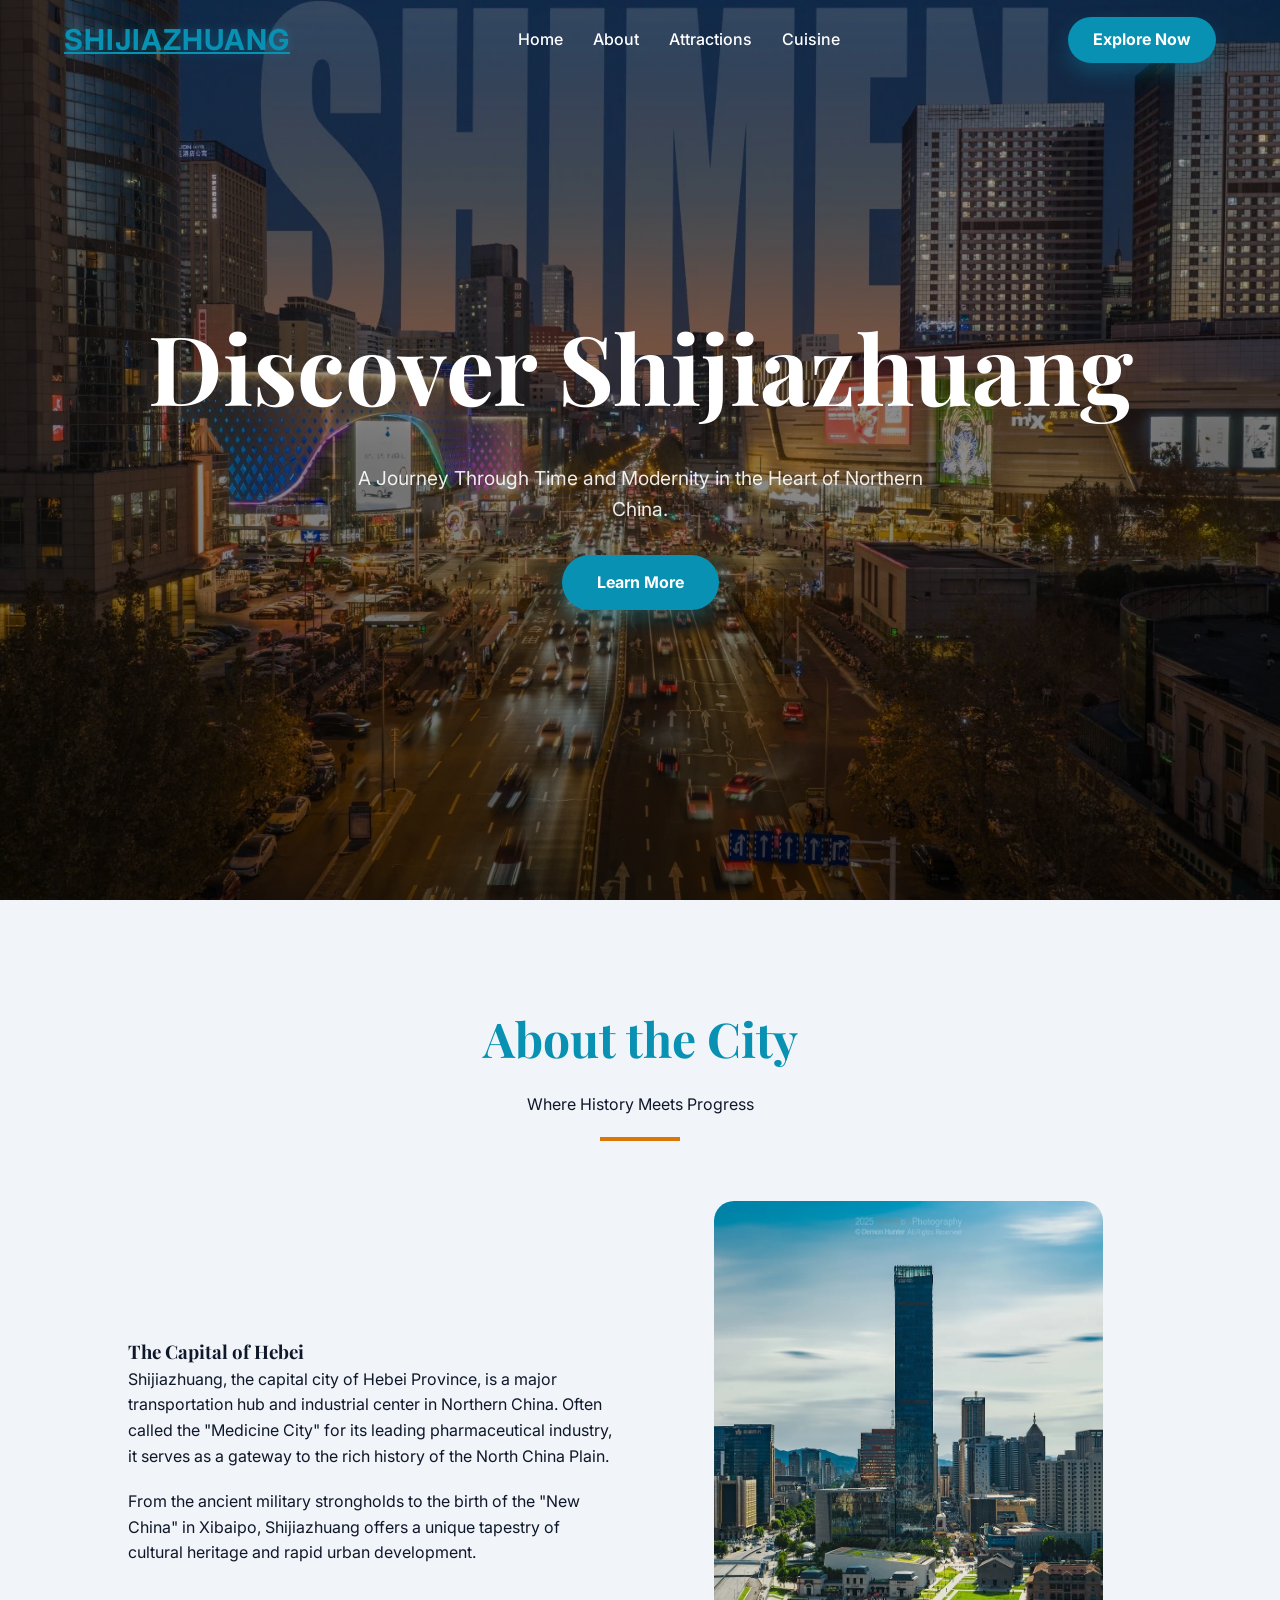
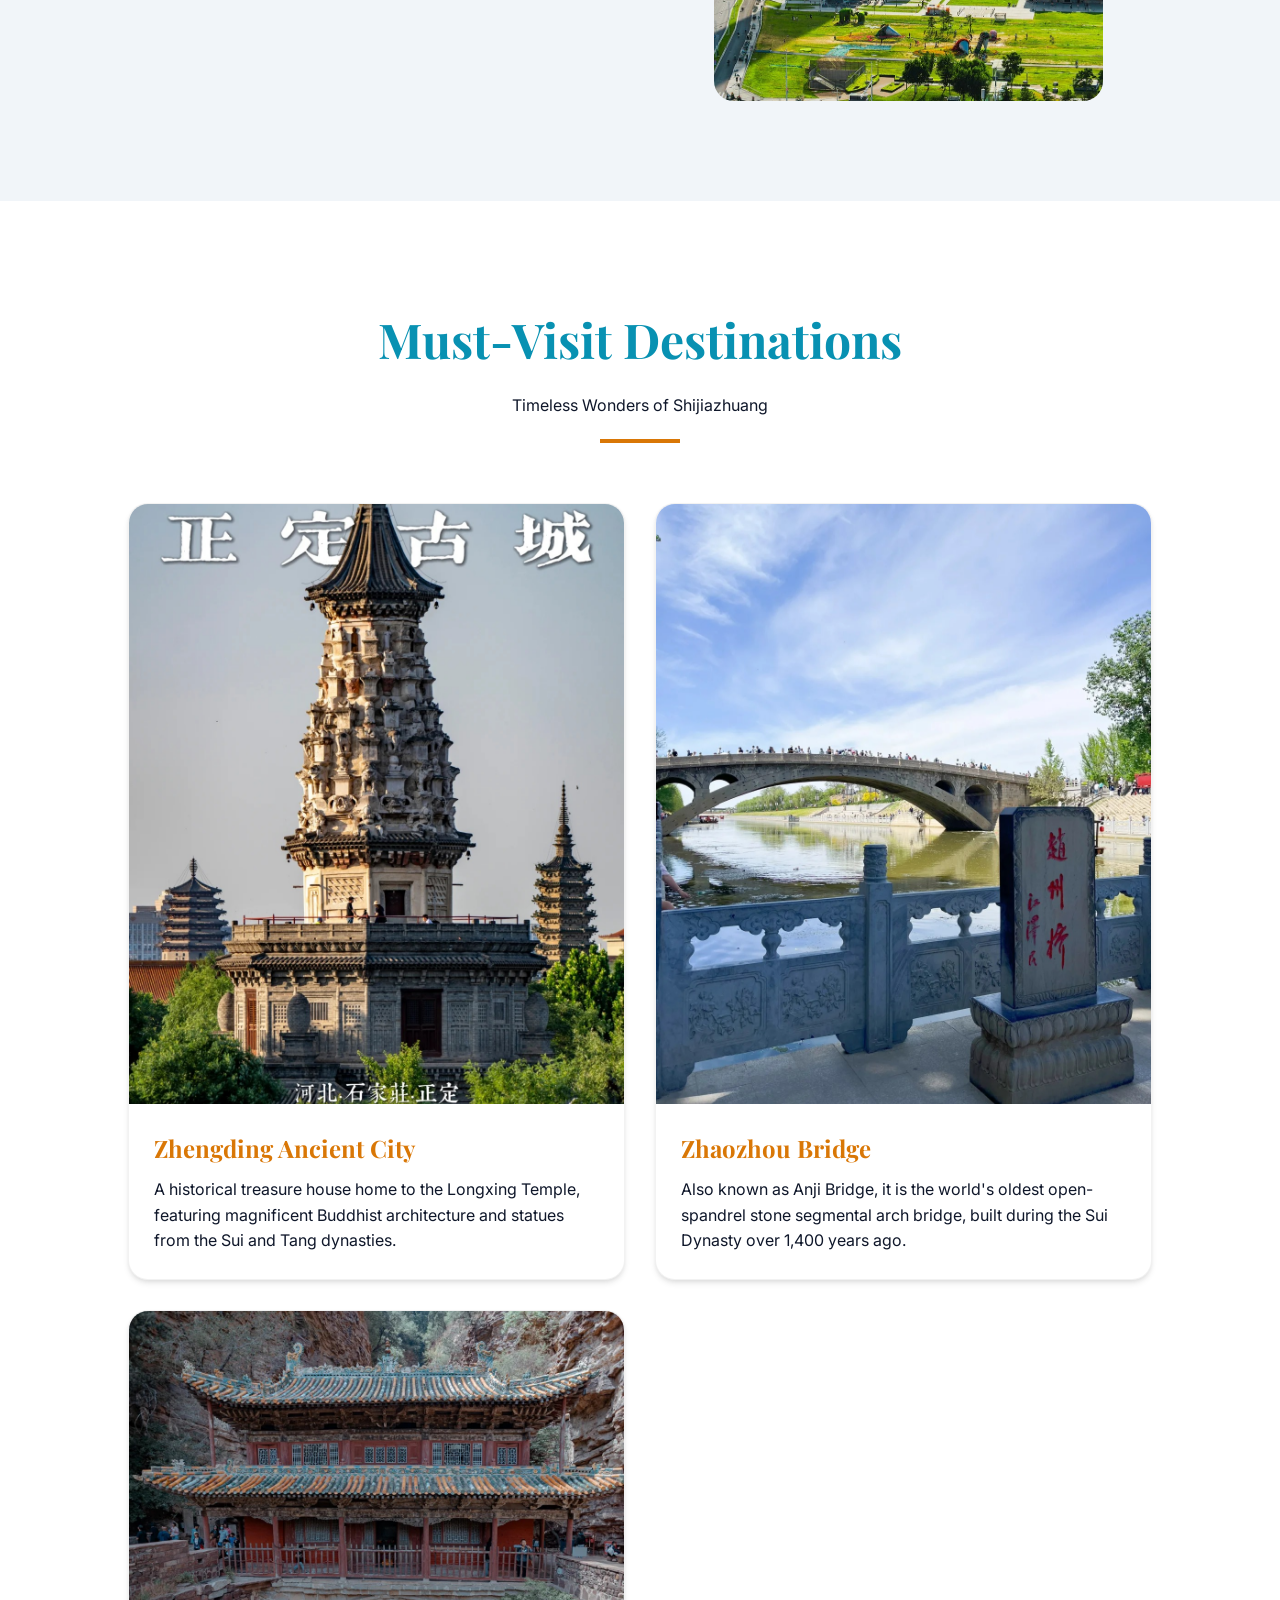
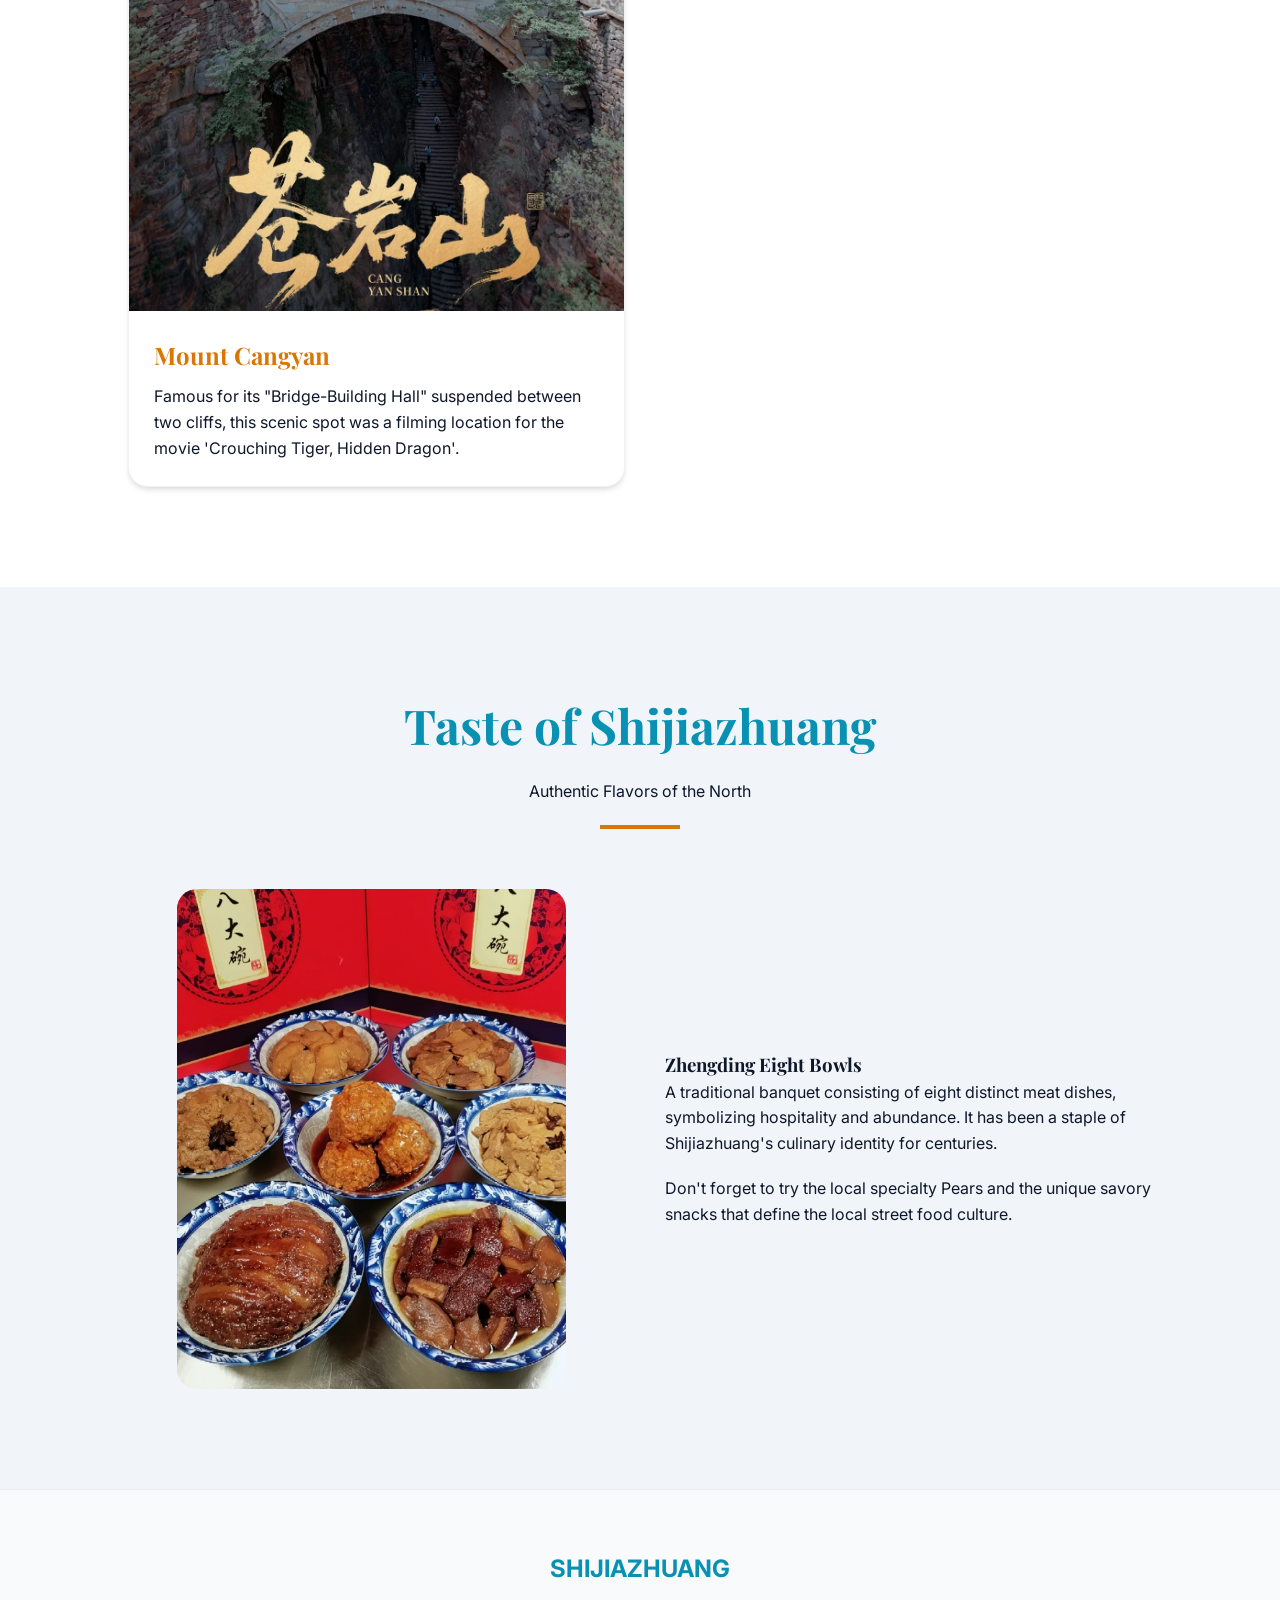
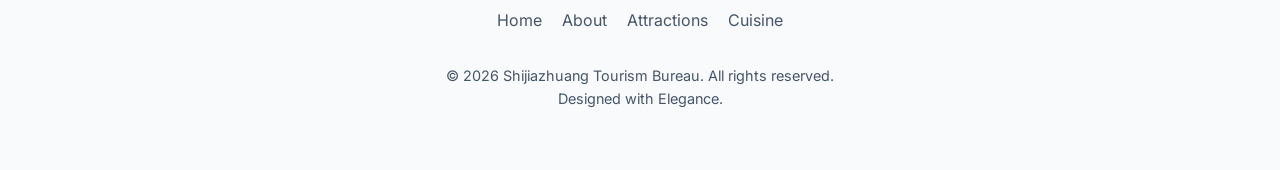
<file: index.html>
<!DOCTYPE html>
<html lang="en">
<head>
	<!-- Google tag (gtag.js) -->
<script async src="https://www.googletagmanager.com/gtag/js?id=G-T6HYESN25W"></script>
<script>
  window.dataLayer = window.dataLayer || [];
  function gtag(){dataLayer.push(arguments);}
  gtag('js', new Date());

  gtag('config', 'G-T6HYESN25W');
</script>
    <meta charset="UTF-8">
    <meta name="viewport" content="width=device-width, initial-scale=1.0">
    <title>Shijiazhuang | The Radiant Heart of Hebei</title>
    <meta name="description" content="Discover Shijiazhuang, the capital of Hebei province. Experience a blend of ancient history and modern urban life.">
    <link rel="stylesheet" href="css/style.css">
</head>
<body>

    <!-- Header Navigation -->
    <header id="header">
        <a href="#" class="logo">SHIJIAZHUANG</a>
        <nav>
            <ul>
                <li><a href="index.html#home">Home</a></li>
                <li><a href="index.html#about">About</a></li>
                <li><a href="attractions.html">Attractions</a></li>
                <li><a href="cuisine.html">Cuisine</a></li>
            </ul>
        </nav>
        <a href="#attractions" class="btn" style="padding: 10px 25px; animation: none;">Explore Now</a>
    </header>

    <!-- Hero Section -->
    <section class="hero" id="home">
        <h1>Discover Shijiazhuang</h1>
        <p>A Journey Through Time and Modernity in the Heart of Northern China.</p>
        <a href="#about" class="btn">Learn More</a>
    </section>

    <!-- Overview Section -->
    <section id="about">
        <div class="section-title">
            <h2>About the City</h2>
            <p>Where History Meets Progress</p>
            <div></div>
        </div>
        <div class="overview">
            <div class="overview-text">
                <h3>The Capital of Hebei</h3>
                <p>
                    Shijiazhuang, the capital city of Hebei Province, is a major transportation hub and industrial center in Northern China. Often called the "Medicine City" for its leading pharmaceutical industry, it serves as a gateway to the rich history of the North China Plain.
                </p>
                <p style="margin-top: 20px;">
                    From the ancient military strongholds to the birth of the "New China" in Xibaipo, Shijiazhuang offers a unique tapestry of cultural heritage and rapid urban development.
                </p>
            </div>
            <div class="overview-img">
                <img src="./images/2.jpg" alt="Modern Shijiazhuang Skyline">
            </div>
        </div>
    </section>

    <!-- Attractions Section -->
    <section id="attractions">
        <div class="section-title">
            <h2>Must-Visit Destinations</h2>
            <p>Timeless Wonders of Shijiazhuang</p>
            <div></div>
        </div>
        <div class="grid">
            <!-- Card 1 -->
            <div class="card">
                <div class="card-img">
                    <img src="./images/3.jpg" alt="Zhengding Ancient City">
                </div>
                <div class="card-content">
                    <h3>Zhengding Ancient City</h3>
                    <p>A historical treasure house home to the Longxing Temple, featuring magnificent Buddhist architecture and statues from the Sui and Tang dynasties.</p>
                </div>
            </div>
            <!-- Card 2 -->
            <div class="card">
                <div class="card-img">
                    <img src="./images/4.jpg" alt="Zhaozhou Bridge">
                </div>
                <div class="card-content">
                    <h3>Zhaozhou Bridge</h3>
                    <p>Also known as Anji Bridge, it is the world's oldest open-spandrel stone segmental arch bridge, built during the Sui Dynasty over 1,400 years ago.</p>
                </div>
            </div>
            <!-- Card 3 -->
            <div class="card">
                <div class="card-img">
                    <img src="./images/5.jpg" alt="Mount Cangyan">
                </div>
                <div class="card-content">
                    <h3>Mount Cangyan</h3>
                    <p>Famous for its "Bridge-Building Hall" suspended between two cliffs, this scenic spot was a filming location for the movie 'Crouching Tiger, Hidden Dragon'.</p>
                </div>
            </div>
        </div>
    </section>

    <!-- Cuisine Section -->
    <section id="cuisine">
        <div class="section-title">
            <h2>Taste of Shijiazhuang</h2>
            <p>Authentic Flavors of the North</p>
            <div></div>
        </div>
        <div class="overview" style="flex-direction: row-reverse;">
            <div class="overview-text">
                <h3>Zhengding Eight Bowls</h3>
                <p>
                    A traditional banquet consisting of eight distinct meat dishes, symbolizing hospitality and abundance. It has been a staple of Shijiazhuang's culinary identity for centuries.
                </p>
                <p style="margin-top: 20px;">
                    Don't forget to try the local specialty Pears and the unique savory snacks that define the local street food culture.
                </p>
            </div>
            <div class="overview-img">
                <img src="./images/6.jpg" alt="Zhengding Eight Bowls">
            </div>
        </div>
    </section>

    <!-- Footer -->
    <footer>
        <div class="footer-logo">SHIJIAZHUANG</div>
        <ul class="footer-links">
            <li><a href="index.html#home">Home</a></li>
            <li><a href="index.html#about">About</a></li>
            <li><a href="attractions.html">Attractions</a></li>
            <li><a href="cuisine.html">Cuisine</a></li>
        </ul>
        <div class="copyright">
            &copy; 2026 Shijiazhuang Tourism Bureau. All rights reserved. <br>
            Designed with Elegance.
        </div>
    </footer>

    <script>
        // Header scroll effect
        window.addEventListener('scroll', function() {
            const header = document.getElementById('header');
            if (window.scrollY > 50) {
                header.classList.add('scrolled');
            } else {
                header.classList.remove('scrolled');
            }
        });
    </script>
</body>
</html>
</file>
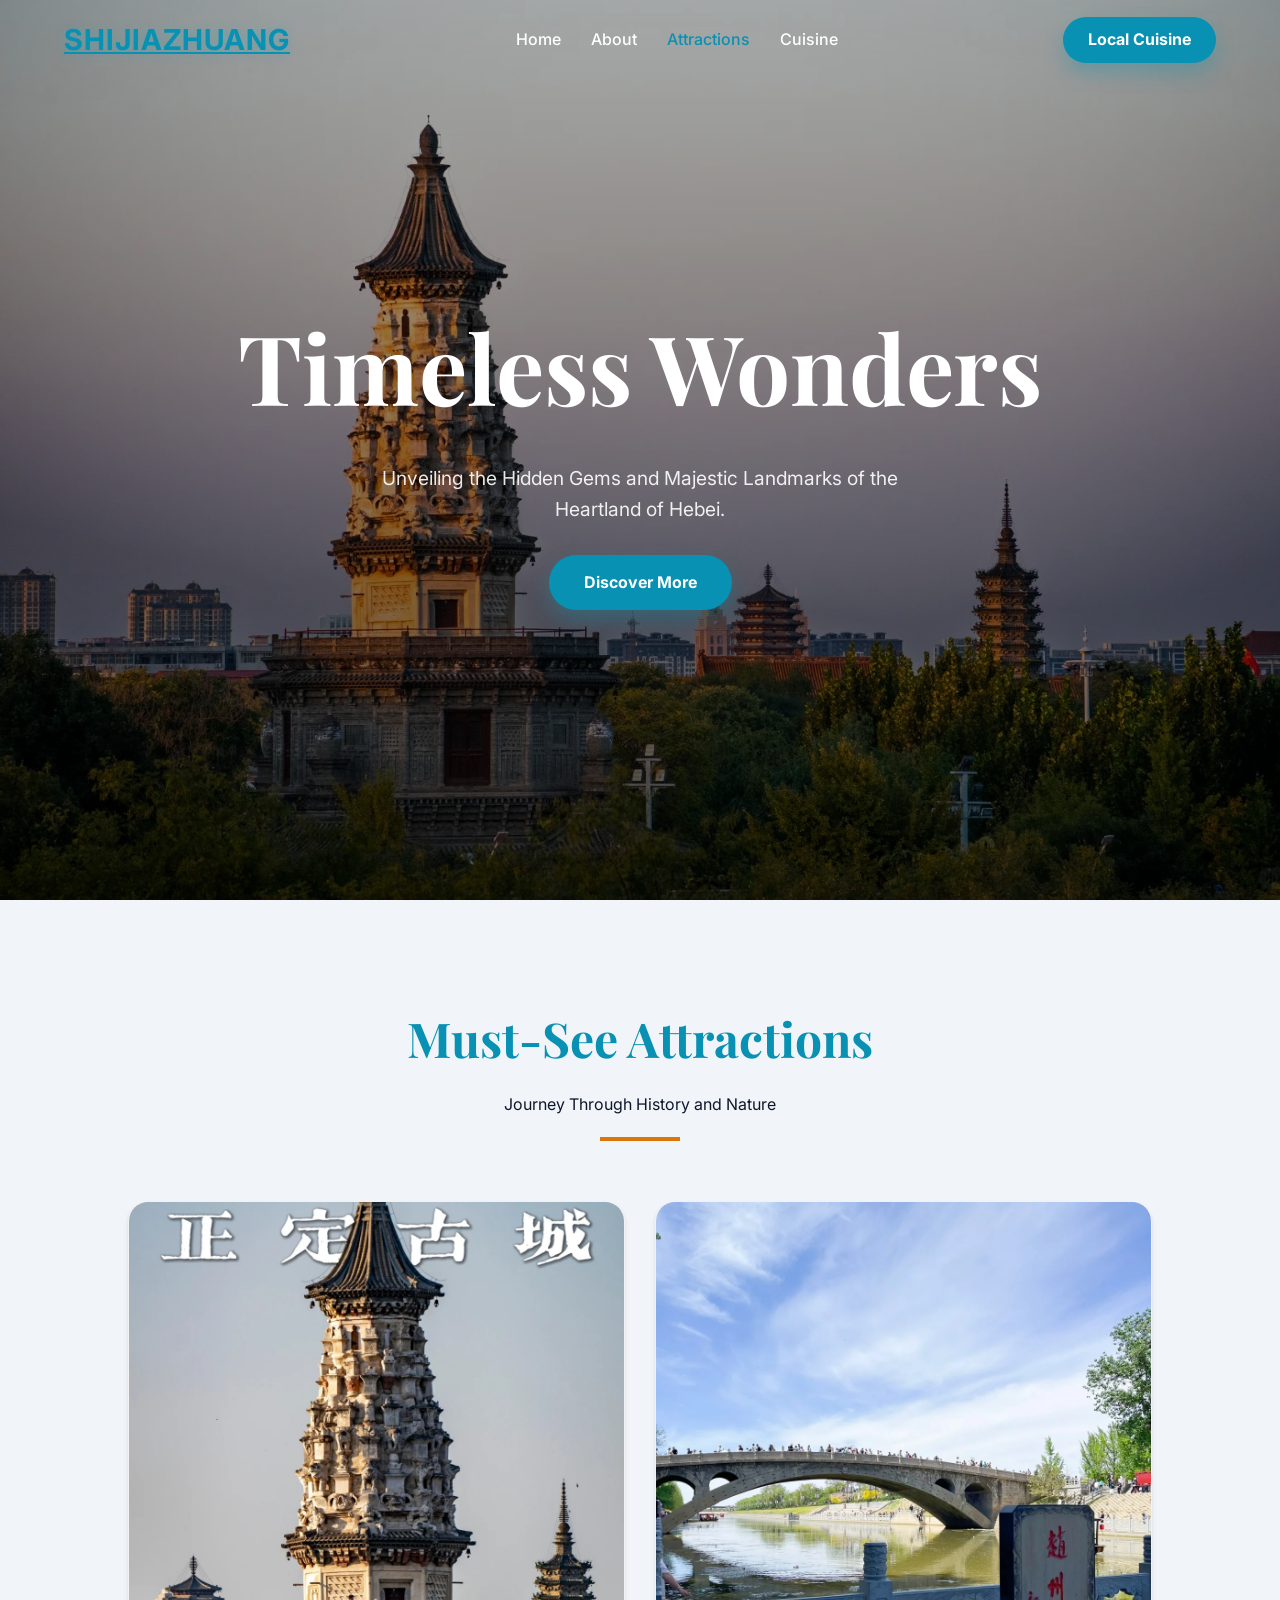
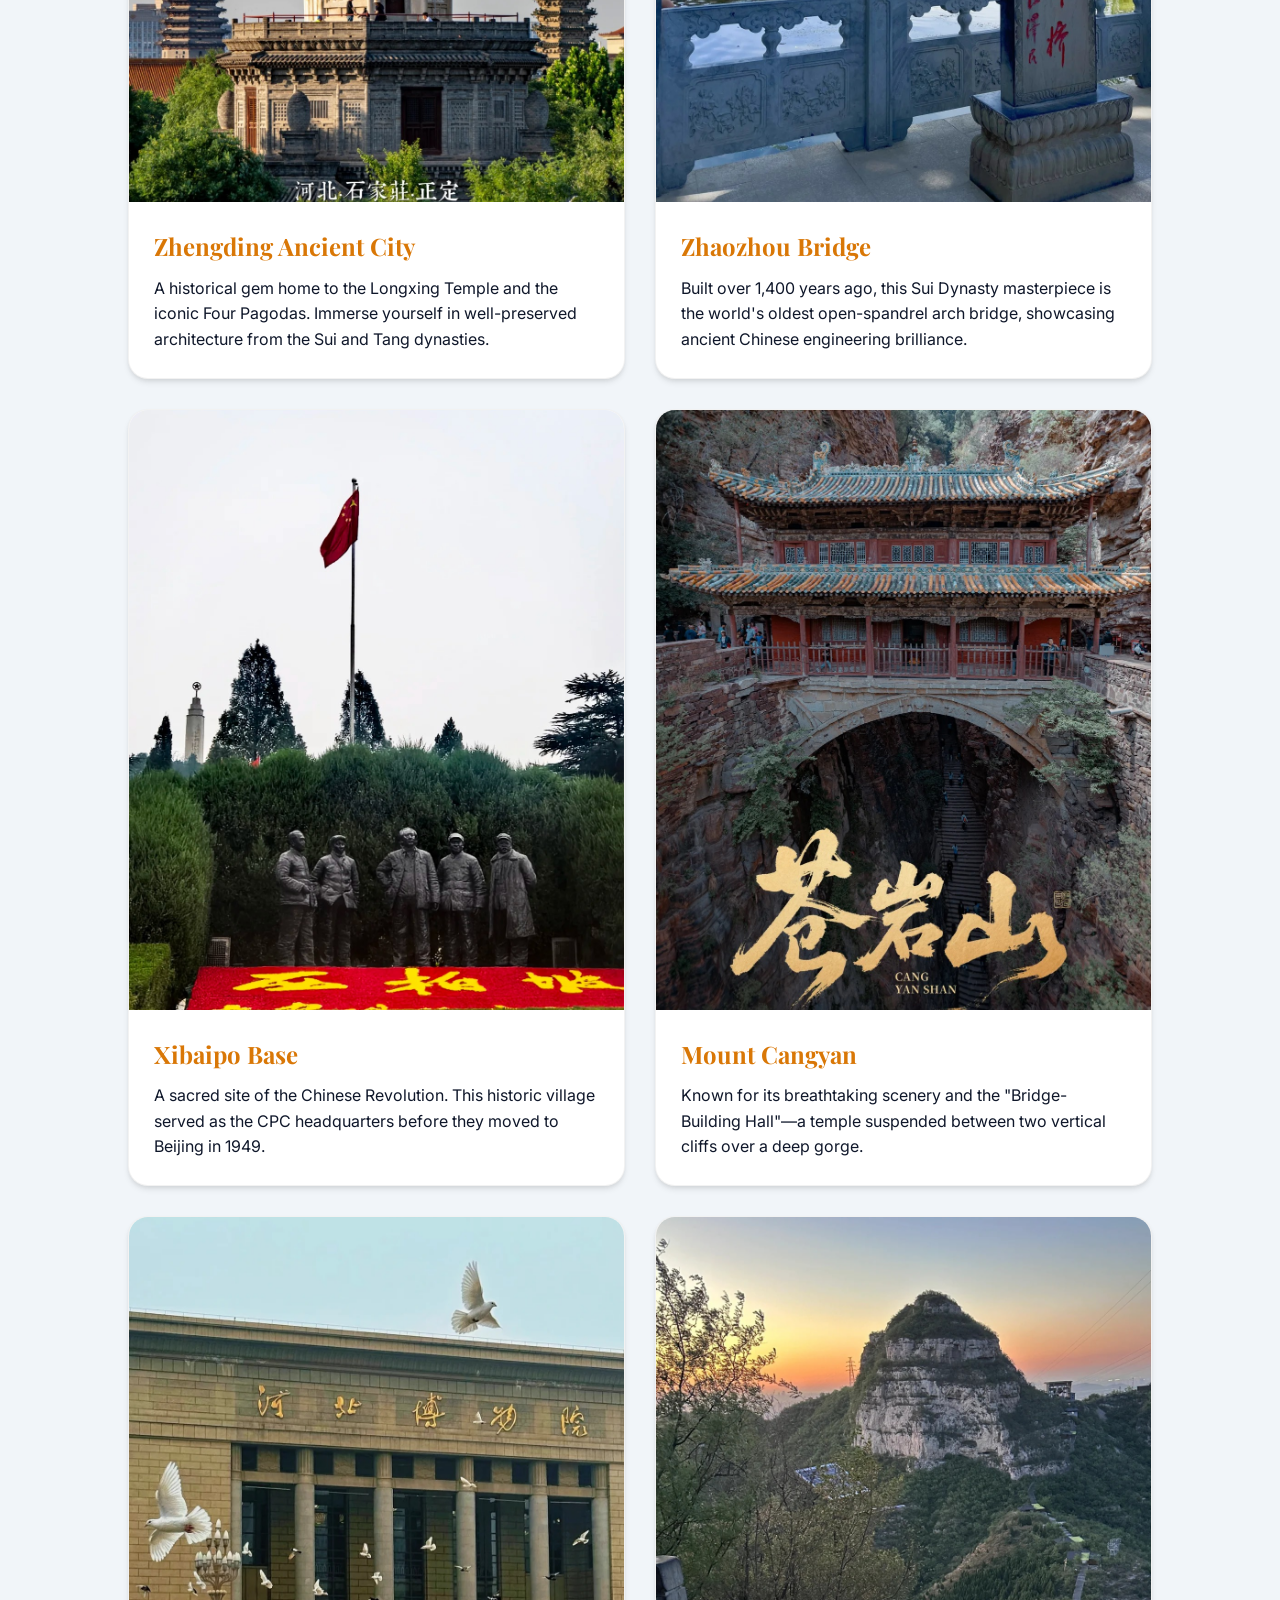
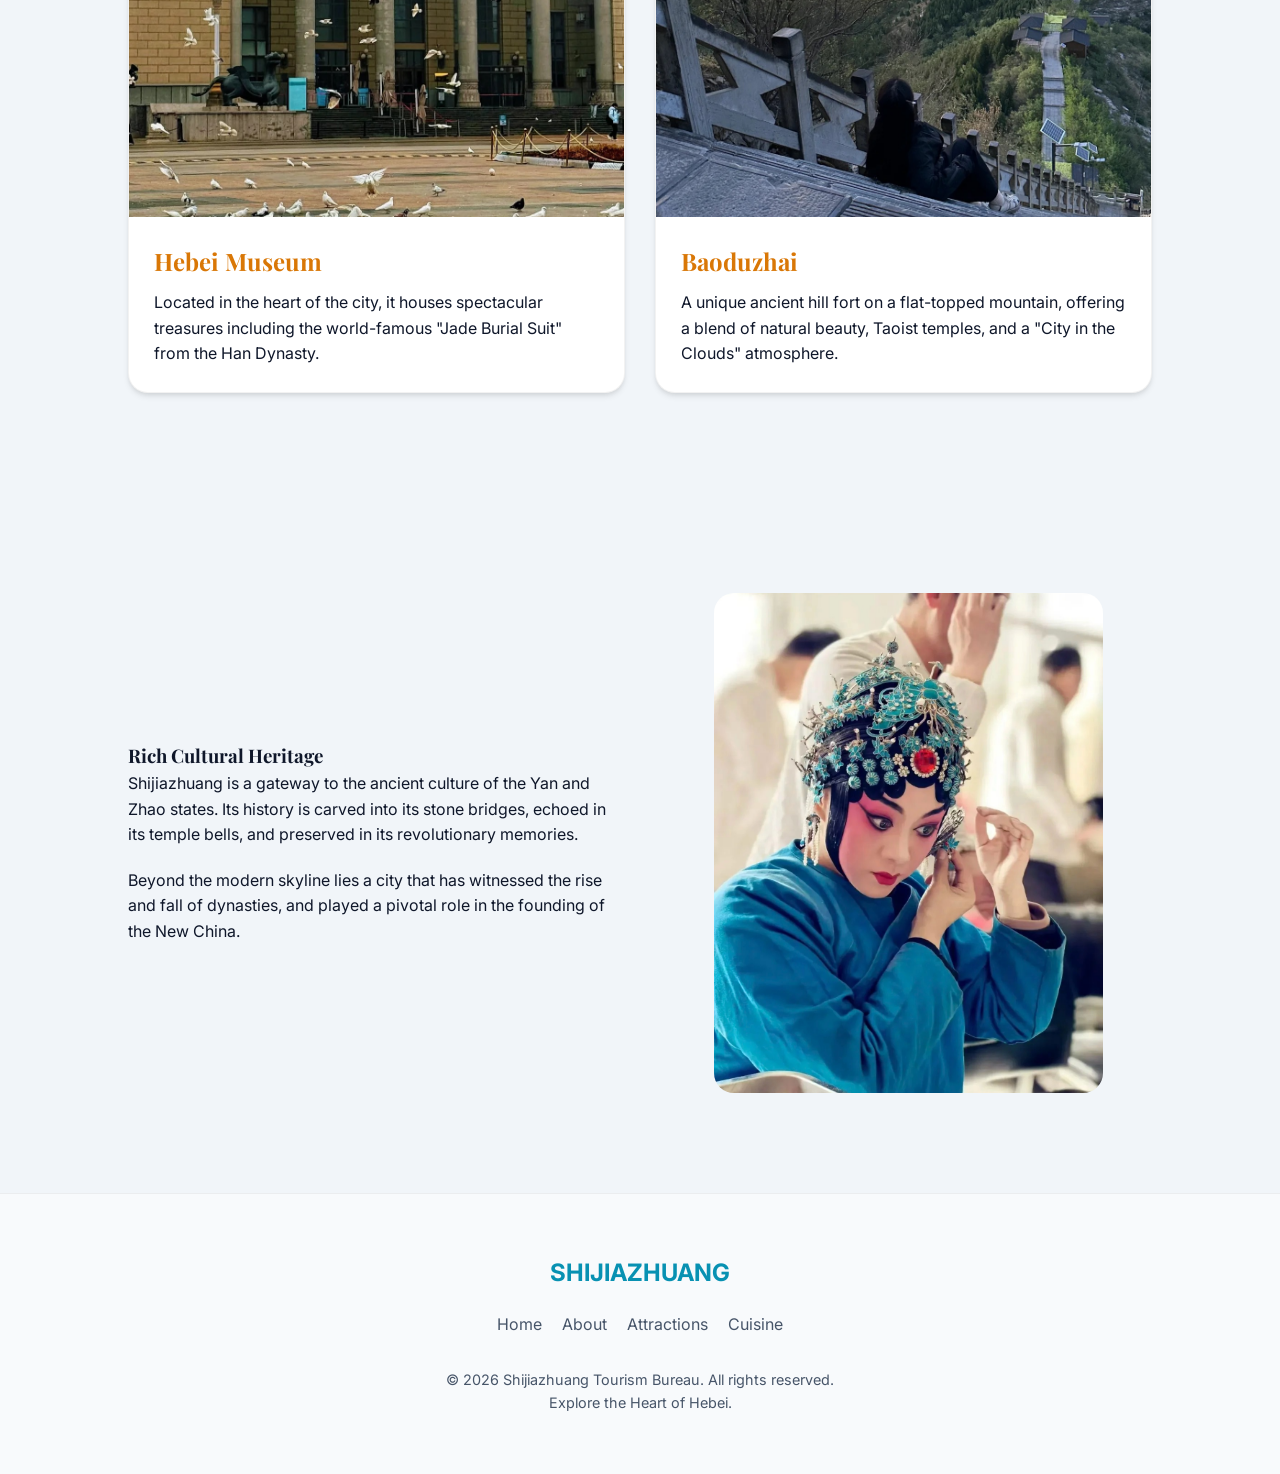
<file: attractions.html>
<!DOCTYPE html>
<html lang="en">

<head>
	<!-- Google tag (gtag.js) -->
<script async src="https://www.googletagmanager.com/gtag/js?id=G-T6HYESN25W"></script>
<script>
  window.dataLayer = window.dataLayer || [];
  function gtag(){dataLayer.push(arguments);}
  gtag('js', new Date());

  gtag('config', 'G-T6HYESN25W');
</script>
    <meta charset="UTF-8">
    <meta name="viewport" content="width=device-width, initial-scale=1.0">
    <title>Attractions | Explore Shijiazhuang</title>
    <meta name="description"
        content="Discover the top attractions of Shijiazhuang, from the ancient Zhaozhou Bridge to the breathtaking Mount Cangyan and historical Zhengding.">
    <link rel="stylesheet" href="css/style.css">
    <style>
        .hero {
            background: linear-gradient(rgba(0, 0, 0, 0.3), rgba(0, 0, 0, 0.6)), url('./images/a1.jpg');
            background-size: cover;
            background-position: center;
        }
    </style>
</head>

<body>

    <!-- Header Navigation -->
    <header id="header">
        <a href="index.html" class="logo">SHIJIAZHUANG</a>
        <nav>
            <ul>
                <li><a href="index.html#home">Home</a></li>
                <li><a href="index.html#about">About</a></li>
                <li><a href="attractions.html" class="active" style="color: var(--primary-color);">Attractions</a></li>
                <li><a href="cuisine.html">Cuisine</a></li>
            </ul>
        </nav>
        <a href="cuisine.html" class="btn" style="padding: 10px 25px; animation: none;">Local Cuisine</a>
    </header>

    <!-- Hero Section -->
    <section class="hero" id="home">
        <h1>Timeless Wonders</h1>
        <p>Unveiling the Hidden Gems and Majestic Landmarks of the Heartland of Hebei.</p>
        <a href="#list" class="btn">Discover More</a>
    </section>

    <!-- Attractions Grid Section -->
    <section id="list">
        <div class="section-title">
            <h2>Must-See Attractions</h2>
            <p>Journey Through History and Nature</p>
            <div></div>
        </div>

        <div class="grid">
            <!-- Attraction 1 -->
            <div class="card">
                <div class="card-img">
                    <img src="./images/3.jpg" alt="Zhengding Ancient City">
                </div>
                <div class="card-content">
                    <h3>Zhengding Ancient City</h3>
                    <p>A historical gem home to the Longxing Temple and the iconic Four Pagodas. Immerse yourself in
                        well-preserved architecture from the Sui and Tang dynasties.</p>
                </div>
            </div>

            <!-- Attraction 2 -->
            <div class="card">
                <div class="card-img">
                    <img src="./images/4.jpg" alt="Zhaozhou Bridge">
                </div>
                <div class="card-content">
                    <h3>Zhaozhou Bridge</h3>
                    <p>Built over 1,400 years ago, this Sui Dynasty masterpiece is the world's oldest open-spandrel arch
                        bridge, showcasing ancient Chinese engineering brilliance.</p>
                </div>
            </div>

            <!-- Attraction 3 -->
            <div class="card">
                <div class="card-img">
                    <img src="./images/7.jpg" alt="Xibaipo Revolutionary Site">
                </div>
                <div class="card-content">
                    <h3>Xibaipo Base</h3>
                    <p>A sacred site of the Chinese Revolution. This historic village served as the CPC headquarters
                        before they moved to Beijing in 1949.</p>
                </div>
            </div>

            <!-- Attraction 4 -->
            <div class="card">
                <div class="card-img">
                    <img src="./images/5.jpg" alt="Mount Cangyan">
                </div>
                <div class="card-content">
                    <h3>Mount Cangyan</h3>
                    <p>Known for its breathtaking scenery and the "Bridge-Building Hall"—a temple suspended between two
                        vertical cliffs over a deep gorge.</p>
                </div>
            </div>

            <!-- Attraction 5 -->
            <div class="card">
                <div class="card-img">
                    <img src="./images/8.jpg" alt="Hebei Museum">
                </div>
                <div class="card-content">
                    <h3>Hebei Museum</h3>
                    <p>Located in the heart of the city, it houses spectacular treasures including the world-famous
                        "Jade Burial Suit" from the Han Dynasty.</p>
                </div>
            </div>

            <!-- Attraction 6 -->
            <div class="card">
                <div class="card-img">
                    <img src="./images/9.jpg" alt="Baoduzhai Hill Fort">
                </div>
                <div class="card-content">
                    <h3>Baoduzhai</h3>
                    <p>A unique ancient hill fort on a flat-topped mountain, offering a blend of natural beauty, Taoist
                        temples, and a "City in the Clouds" atmosphere.</p>
                </div>
            </div>
        </div>
    </section>

    <!-- Cultural Insight Section -->
    <section id="insight" style="background: var(--bg-alt);">
        <div class="overview">
            <div class="overview-text">
                <h3>Rich Cultural Heritage</h3>
                <p>
                    Shijiazhuang is a gateway to the ancient culture of the Yan and Zhao states. Its history is carved
                    into its stone bridges, echoed in its temple bells, and preserved in its revolutionary memories.
                </p>
                <p>
                    Beyond the modern skyline lies a city that has witnessed the rise and fall of dynasties, and played
                    a pivotal role in the founding of the New China.
                </p>
            </div>
            <div class="overview-img">
                <img src="./images/10.jpg" alt="Shijiazhuang Culture">
            </div>
        </div>
    </section>

    <!-- Footer -->
    <footer>
        <div class="footer-logo">SHIJIAZHUANG</div>
        <ul class="footer-links">
            <li><a href="index.html#home">Home</a></li>
            <li><a href="index.html#about">About</a></li>
            <li><a href="attractions.html">Attractions</a></li>
            <li><a href="cuisine.html">Cuisine</a></li>
        </ul>
        <div class="copyright">
            &copy; 2026 Shijiazhuang Tourism Bureau. All rights reserved. <br>
            Explore the Heart of Hebei.
        </div>
    </footer>

    <script>
        // Header scroll effect
        window.addEventListener('scroll', function () {
            const header = document.getElementById('header');
            if (window.scrollY > 50) {
                header.classList.add('scrolled');
            } else {
                header.classList.remove('scrolled');
            }
        });
    </script>
</body>

</html>
</file>
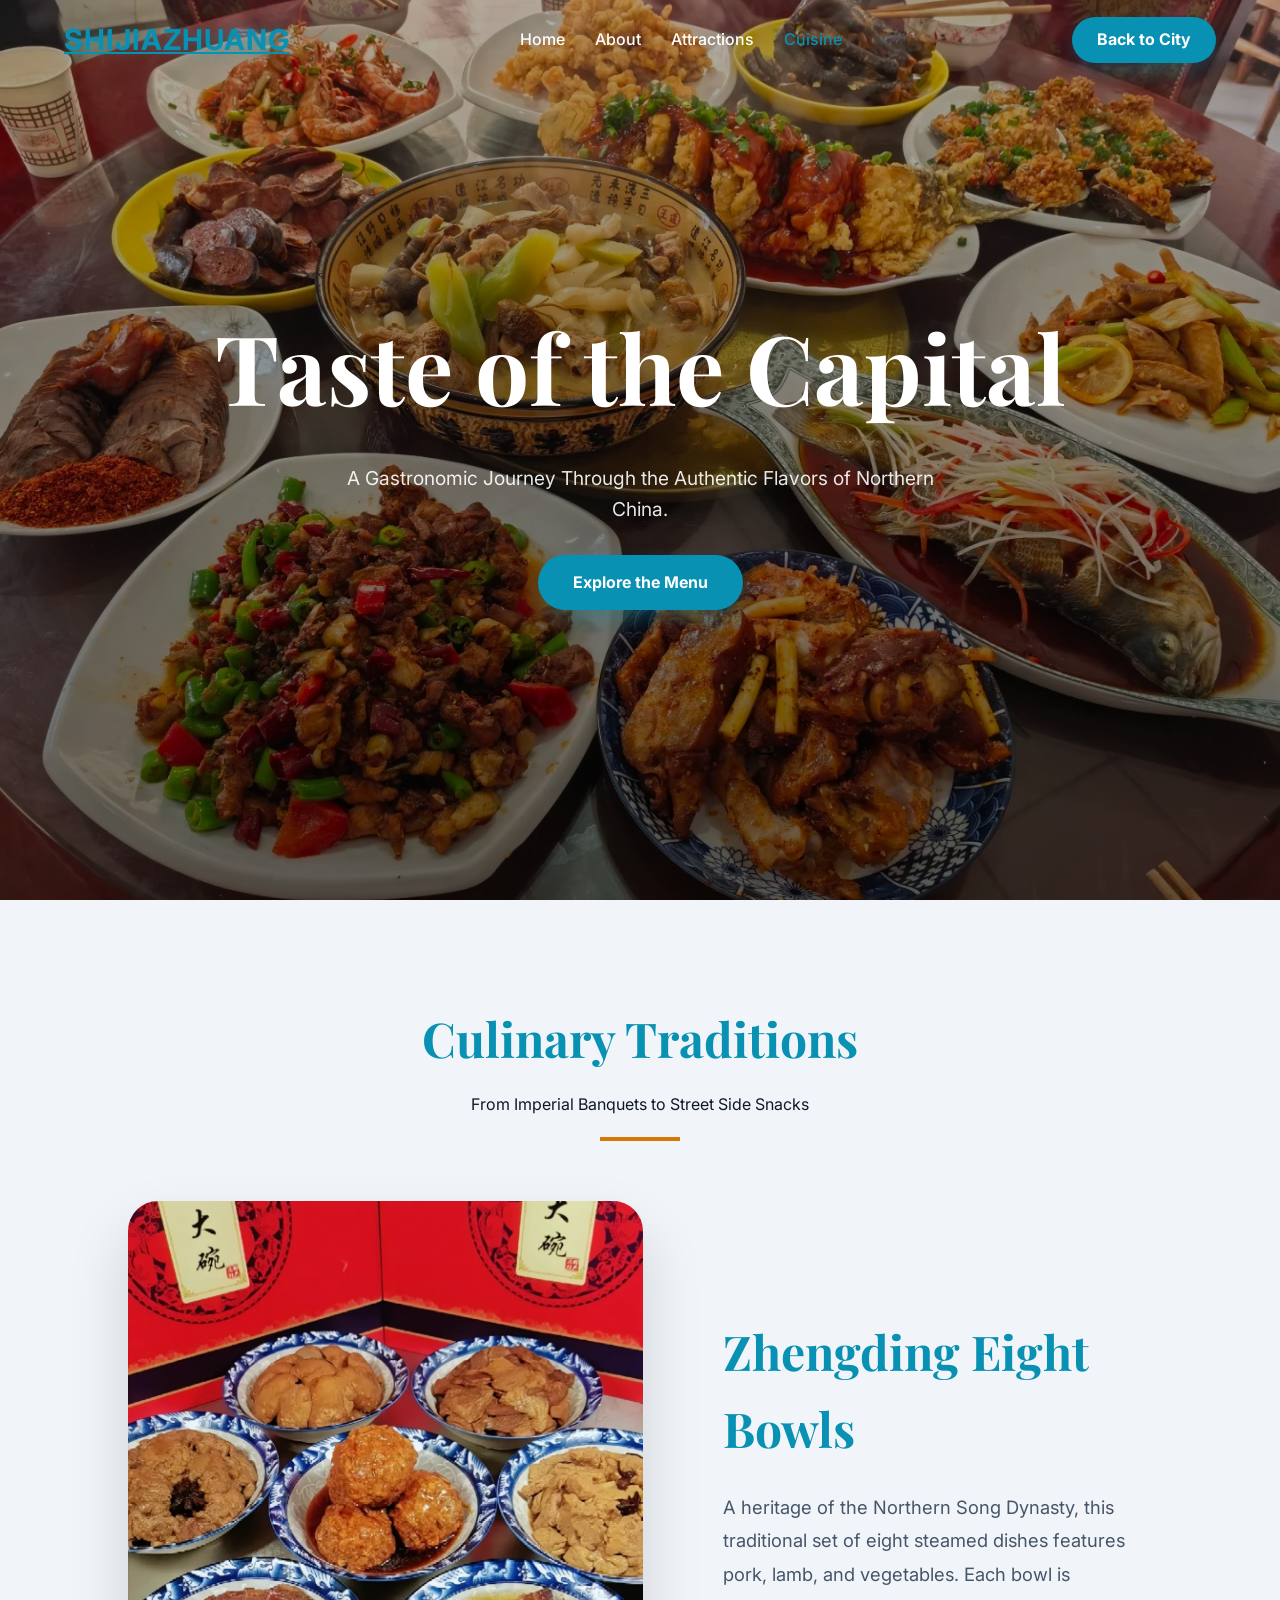
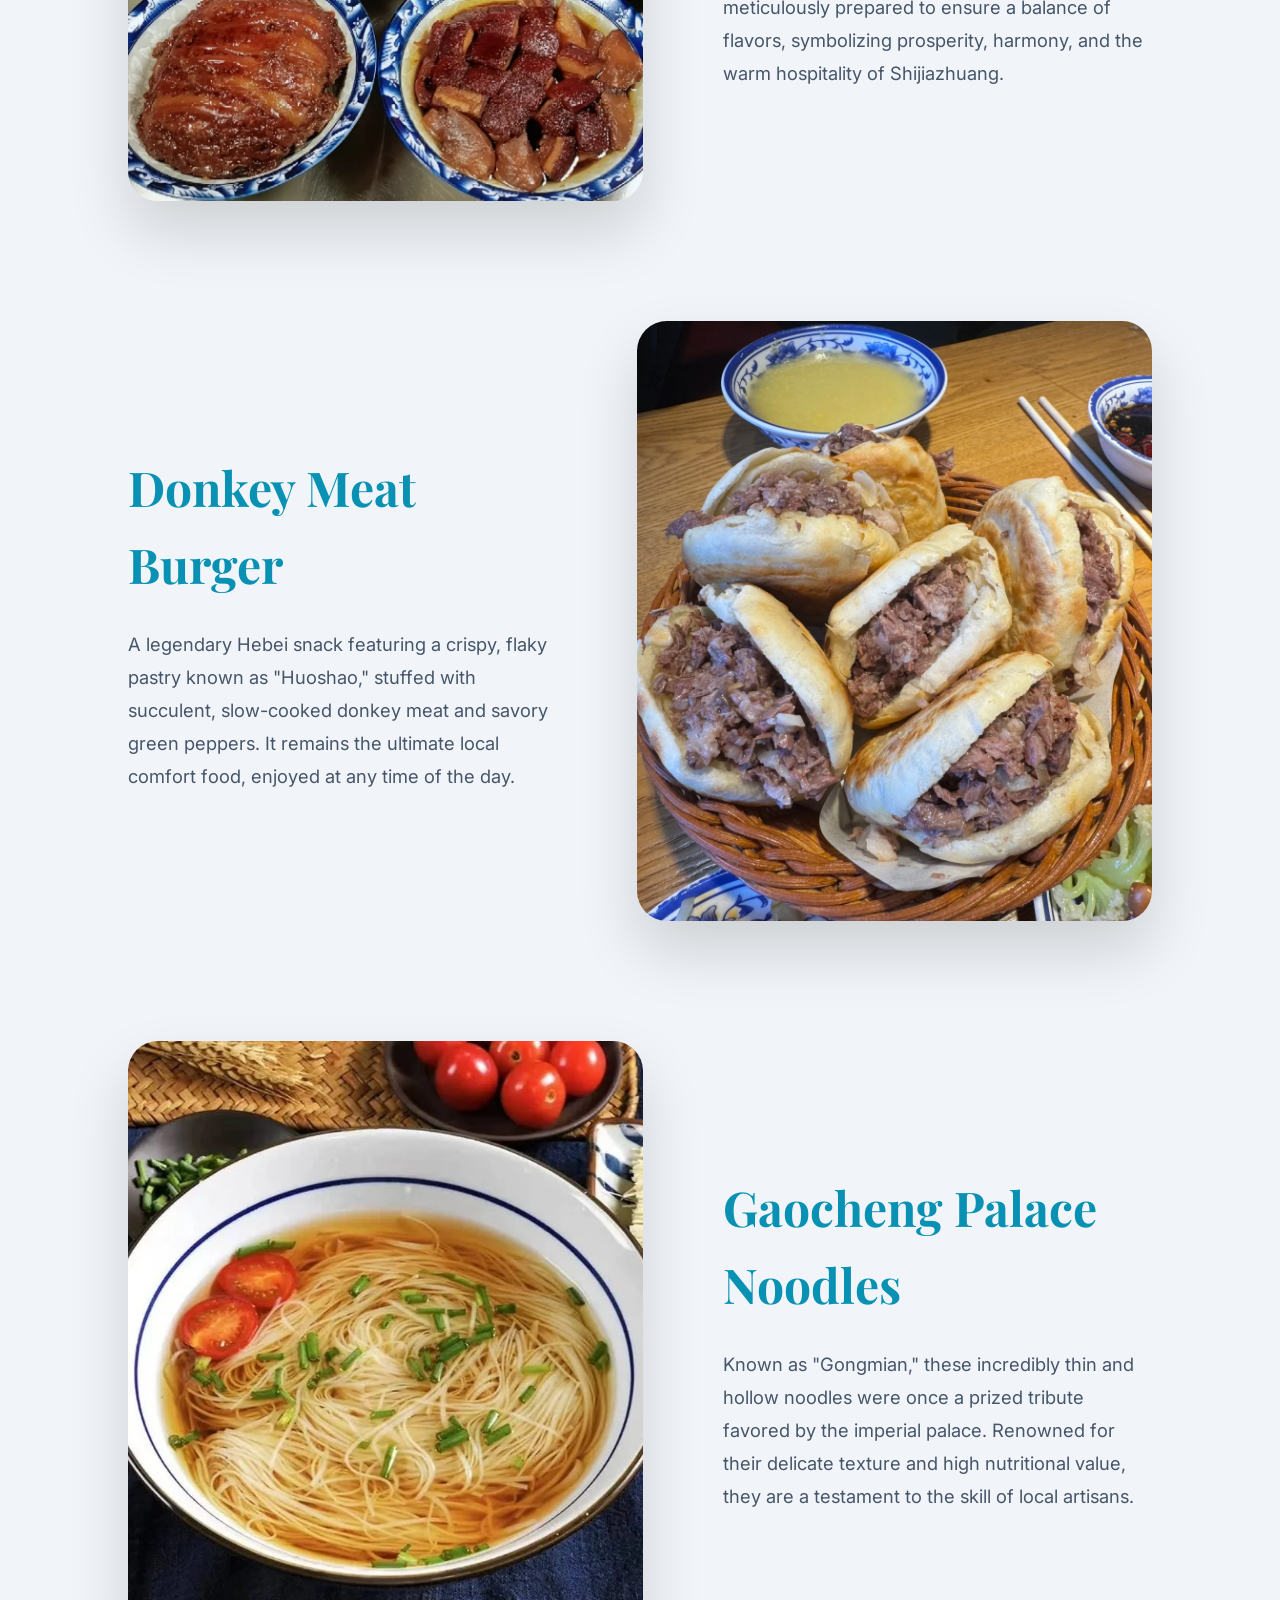
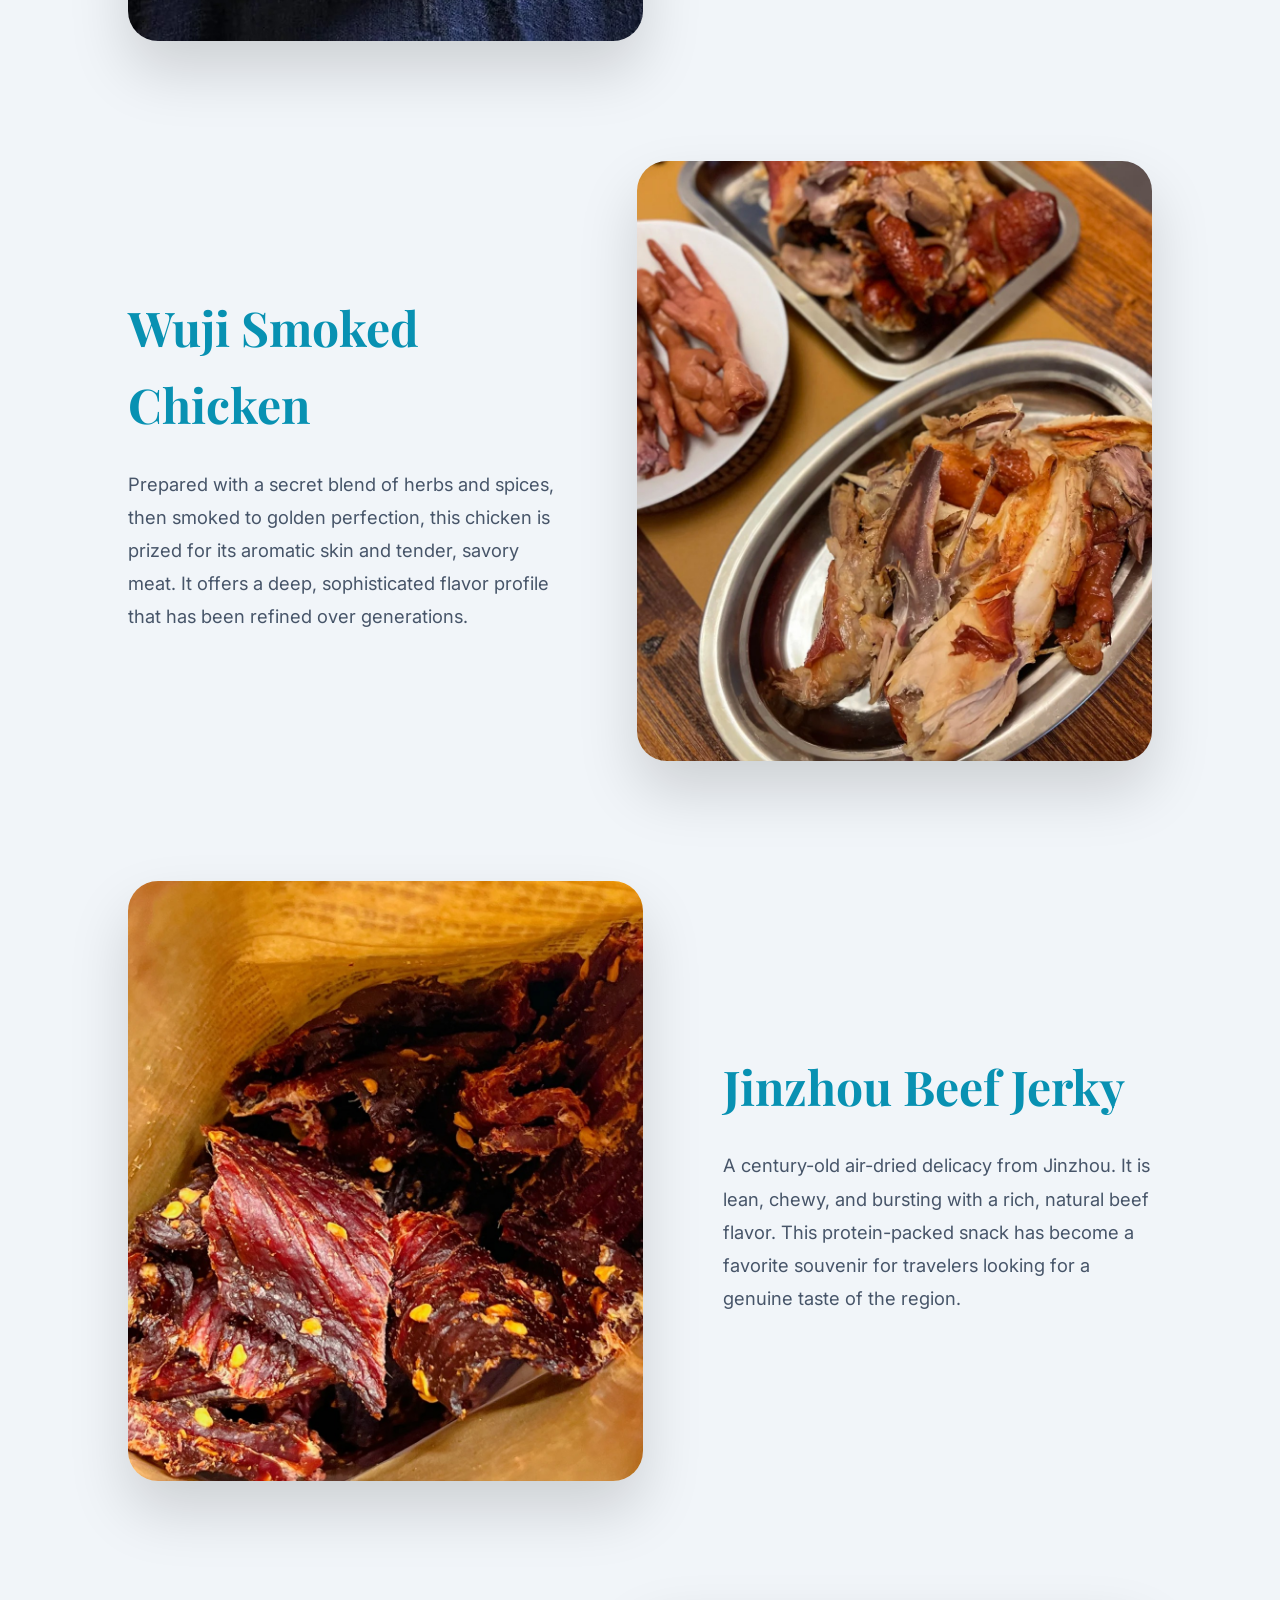
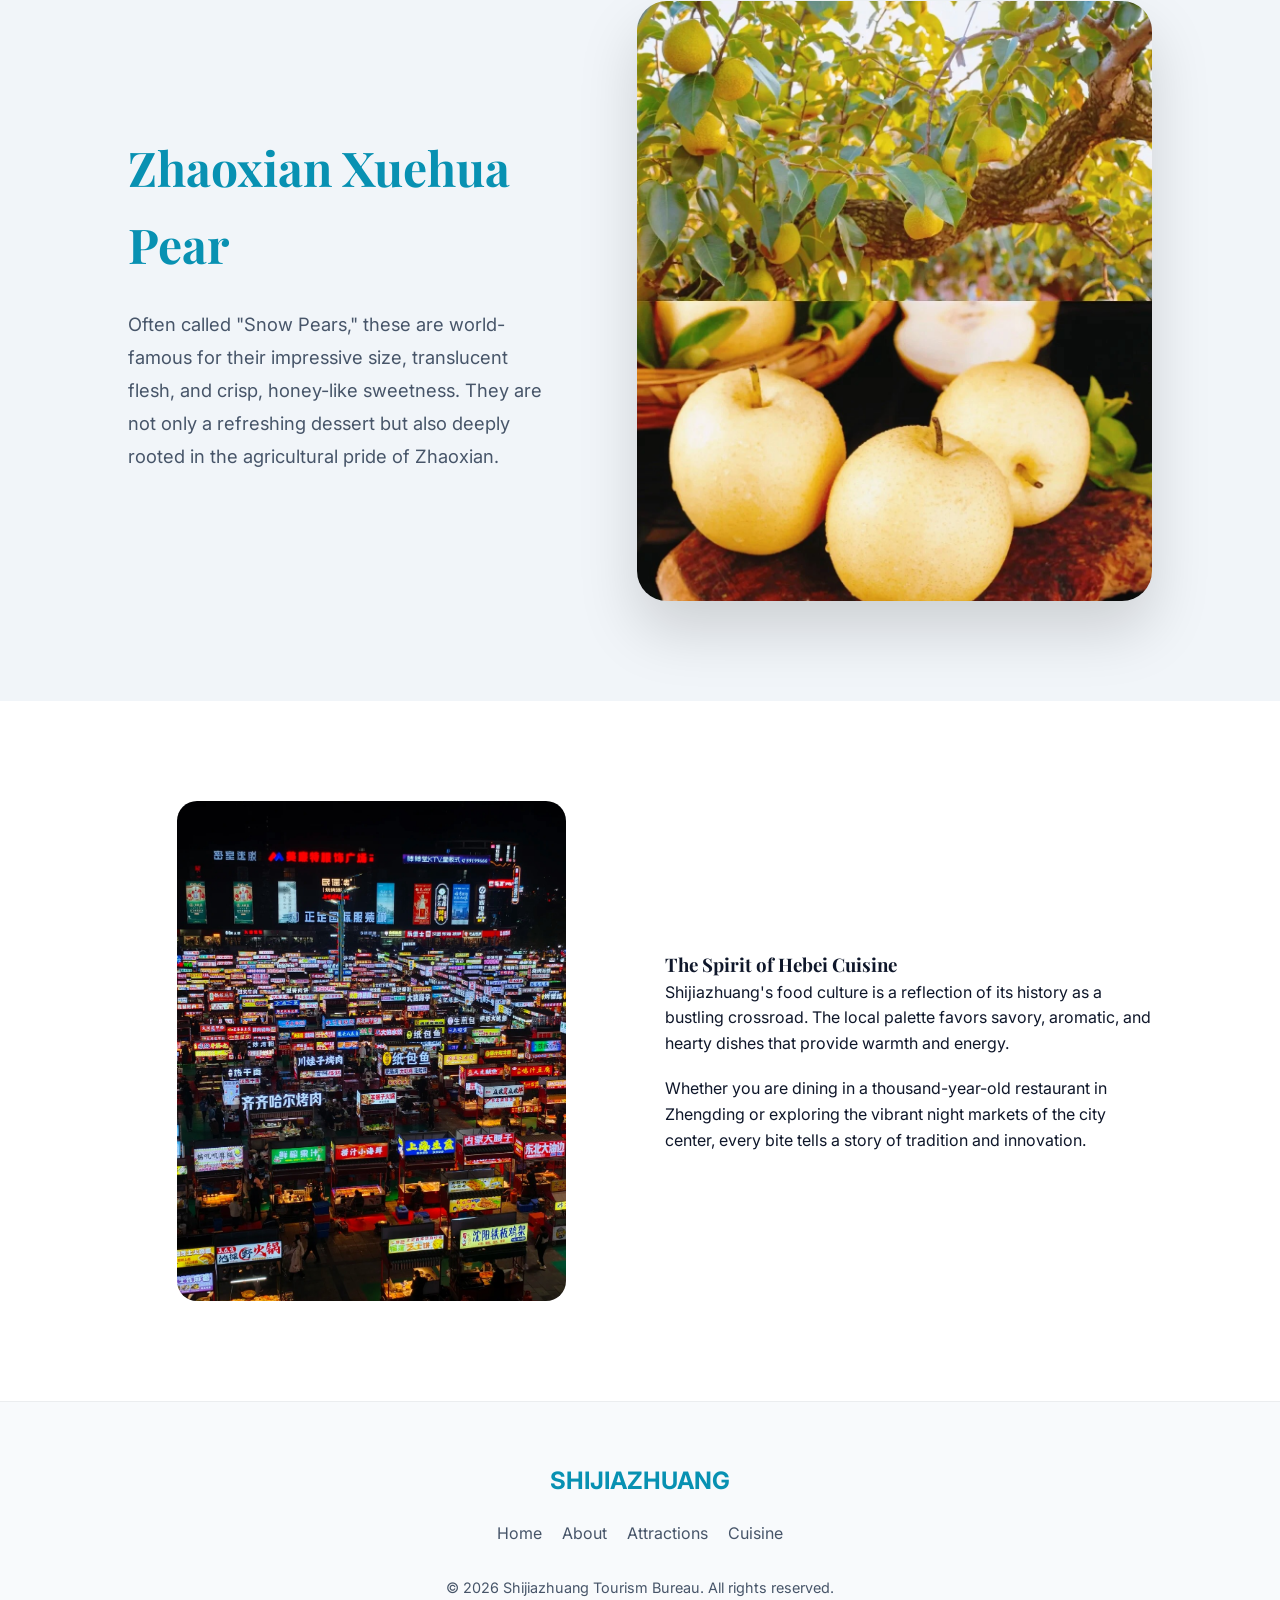
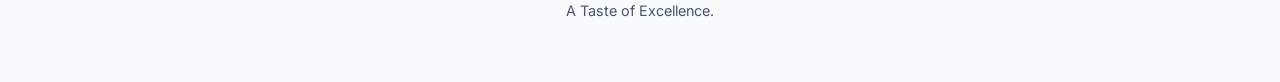
<file: cuisine.html>
<!DOCTYPE html>
<html lang="en">

<head>
	<!-- Google tag (gtag.js) -->
<script async src="https://www.googletagmanager.com/gtag/js?id=G-T6HYESN25W"></script>
<script>
  window.dataLayer = window.dataLayer || [];
  function gtag(){dataLayer.push(arguments);}
  gtag('js', new Date());

  gtag('config', 'G-T6HYESN25W');
</script>
    <meta charset="UTF-8">
    <meta name="viewport" content="width=device-width, initial-scale=1.0">
    <title>Cuisine | Flavors of Shijiazhuang</title>
    <meta name="description"
        content="Explore the authentic tastes and legendary dishes of Shijiazhuang, Hebei. From Zhengding Eight Bowls to Palace Noodles.">
    <link rel="stylesheet" href="css/style.css">
    <style>
        .hero {
            background: linear-gradient(rgba(0, 0, 0, 0.3), rgba(0, 0, 0, 0.6)), url('./images/m1.jpg');
            background-size: cover;
            background-position: center;
        }
    </style>
</head>

<body>

    <!-- Header Navigation -->
    <header id="header">
        <a href="index.html" class="logo">SHIJIAZHUANG</a>
        <nav>
            <ul>
                <li><a href="index.html#home">Home</a></li>
                <li><a href="index.html#about">About</a></li>
                <li><a href="attractions.html">Attractions</a></li>
                <li><a href="cuisine.html" class="active" style="color: var(--primary-color);">Cuisine</a></li>
            </ul>
        </nav>
        <a href="index.html#attractions" class="btn" style="padding: 10px 25px; animation: none;">Back to City</a>
    </header>

    <!-- Hero Section -->
    <section class="hero" id="home">
        <h1>Taste of the Capital</h1>
        <p>A Gastronomic Journey Through the Authentic Flavors of Northern China.</p>
        <a href="#menu" class="btn">Explore the Menu</a>
    </section>

    <!-- Culinary Tradition Section -->
    <section id="menu">
        <div class="section-title">
            <h2>Culinary Traditions</h2>
            <p>From Imperial Banquets to Street Side Snacks</p>
            <div></div>
        </div>

        <div class="food-items">
            <!-- Dish 1 -->
            <div class="food-item">
                <div class="food-item-img">
                    <img src="./images/6.jpg" alt="Zhengding Eight Bowls">
                </div>
                <div class="food-item-content">
                    <h2>Zhengding Eight Bowls</h2>
                    <p>
                        A heritage of the Northern Song Dynasty, this traditional set of eight steamed dishes features
                        pork, lamb, and vegetables. Each bowl is meticulously prepared to ensure a balance of flavors,
                        symbolizing prosperity, harmony, and the warm hospitality of Shijiazhuang.
                    </p>
                </div>
            </div>

            <!-- Dish 2 -->
            <div class="food-item">
                <div class="food-item-img">
                    <img src="./images/m2.jpg" alt="Donkey Meat Burger">
                </div>
                <div class="food-item-content">
                    <h2>Donkey Meat Burger</h2>
                    <p>
                        A legendary Hebei snack featuring a crispy, flaky pastry known as "Huoshao," stuffed with
                        succulent, slow-cooked donkey meat and savory green peppers. It remains the ultimate local
                        comfort food, enjoyed at any time of the day.
                    </p>
                </div>
            </div>

            <!-- Dish 3 -->
            <div class="food-item">
                <div class="food-item-img">
                    <img src="./images/m3.jpg" alt="Gaocheng Palace Noodles">
                </div>
                <div class="food-item-content">
                    <h2>Gaocheng Palace Noodles</h2>
                    <p>
                        Known as "Gongmian," these incredibly thin and hollow noodles were once a prized tribute
                        favored by the imperial palace. Renowned for their delicate texture and high nutritional
                        value, they are a testament to the skill of local artisans.
                    </p>
                </div>
            </div>

            <!-- Dish 4 -->
            <div class="food-item">
                <div class="food-item-img">
                    <img src="./images/m4.jpg" alt="Wuji Smoked Chicken">
                </div>
                <div class="food-item-content">
                    <h2>Wuji Smoked Chicken</h2>
                    <p>
                        Prepared with a secret blend of herbs and spices, then smoked to golden perfection, this
                        chicken is prized for its aromatic skin and tender, savory meat. It offers a deep,
                        sophisticated flavor profile that has been refined over generations.
                    </p>
                </div>
            </div>

            <!-- Dish 5 -->
            <div class="food-item">
                <div class="food-item-img">
                    <img src="./images/m5.jpg" alt="Jinzhou Beef Jerky">
                </div>
                <div class="food-item-content">
                    <h2>Jinzhou Beef Jerky</h2>
                    <p>
                        A century-old air-dried delicacy from Jinzhou. It is lean, chewy, and bursting with a rich,
                        natural beef flavor. This protein-packed snack has become a favorite souvenir for
                        travelers looking for a genuine taste of the region.
                    </p>
                </div>
            </div>

            <!-- Dish 6 -->
            <div class="food-item">
                <div class="food-item-img">
                    <img src="./images/m6.jpg" alt="Zhaoxian Xuehua Pear">
                </div>
                <div class="food-item-content">
                    <h2>Zhaoxian Xuehua Pear</h2>
                    <p>
                        Often called "Snow Pears," these are world-famous for their impressive size, translucent
                        flesh, and crisp, honey-like sweetness. They are not only a refreshing dessert but also
                        deeply rooted in the agricultural pride of Zhaoxian.
                    </p>
                </div>
            </div>
        </div>
    </section>

    <!-- Food Culture Section -->
    <section id="culture">
        <div class="overview" style="flex-direction: row-reverse;">
            <div class="overview-text">
                <h3>The Spirit of Hebei Cuisine</h3>
                <p>
                    Shijiazhuang's food culture is a reflection of its history as a bustling crossroad. The local
                    palette favors savory, aromatic, and hearty dishes that provide warmth and energy.
                </p>
                <p>
                    Whether you are dining in a thousand-year-old restaurant in Zhengding or exploring the vibrant night
                    markets of the city center, every bite tells a story of tradition and innovation.
                </p>
            </div>
            <div class="overview-img">
                <img src="./images/m7.jpg" alt="Local Food Street">
            </div>
        </div>
    </section>

    <!-- Footer -->
    <footer>
        <div class="footer-logo">SHIJIAZHUANG</div>
        <ul class="footer-links">
            <li><a href="index.html#home">Home</a></li>
            <li><a href="index.html#about">About</a></li>
            <li><a href="attractions.html">Attractions</a></li>
            <li><a href="cuisine.html">Cuisine</a></li>
        </ul>
        <div class="copyright">
            &copy; 2026 Shijiazhuang Tourism Bureau. All rights reserved. <br>
            A Taste of Excellence.
        </div>
    </footer>

    <script>
        // Header scroll effect
        window.addEventListener('scroll', function () {
            const header = document.getElementById('header');
            if (window.scrollY > 50) {
                header.classList.add('scrolled');
            } else {
                header.classList.remove('scrolled');
            }
        });
    </script>
</body>

</html>
</file>
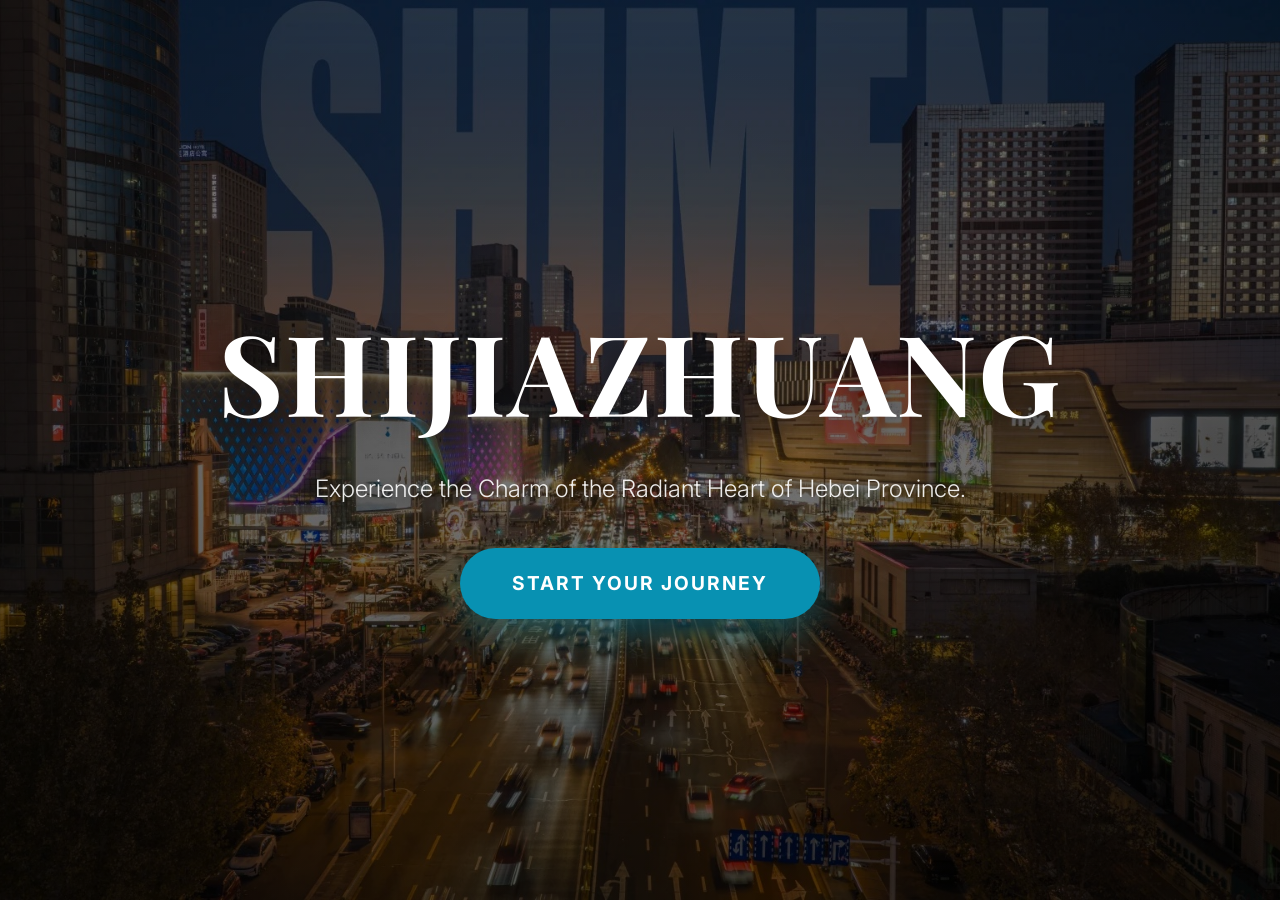
<file: Welcome.html>
<!DOCTYPE html>
<html lang="en">
<head>
	<!-- Google tag (gtag.js) -->
<script async src="https://www.googletagmanager.com/gtag/js?id=G-T6HYESN25W"></script>
<script>
  window.dataLayer = window.dataLayer || [];
  function gtag(){dataLayer.push(arguments);}
  gtag('js', new Date());

  gtag('config', 'G-T6HYESN25W');
</script>
    <meta charset="UTF-8">
    <meta name="viewport" content="width=device-width, initial-scale=1.0">
    <title>Welcome | Shijiazhuang</title>
    <link rel="stylesheet" href="css/style.css">
    <style>
        .welcome-screen {
            height: 100vh;
            width: 100vw;
            background: linear-gradient(rgba(0, 0, 0, 0.4), rgba(0, 0, 0, 0.6)), url('./images/1.jpg');
            background-size: cover;
            background-position: center;
            display: flex;
            justify-content: center;
            align-items: center;
            text-align: center;
            color: #ffffff;
            position: relative;
            overflow: hidden;
        }

        .welcome-content {
            z-index: 10;
            padding: 20px;
            animation: fadeIn 1.5s ease-out;
        }

        .welcome-content h1 {
            font-size: clamp(3rem, 12vw, 7rem);
            font-family: 'Playfair Display', serif;
            margin-bottom: 10px;
            letter-spacing: 2px;
            text-shadow: 0 10px 30px rgba(0,0,0,0.5);
        }

        .welcome-content p {
            font-size: 1.5rem;
            margin-bottom: 40px;
            max-width: 800px;
            margin-left: auto;
            margin-right: auto;
            font-weight: 300;
            opacity: 0.9;
            text-shadow: 0 5px 15px rgba(0,0,0,0.3);
        }

        .welcome-btn {
            background: var(--primary-color);
            color: #ffffff;
            padding: 18px 50px;
            font-size: 1.2rem;
            font-weight: 700;
            text-transform: uppercase;
            letter-spacing: 2px;
            border-radius: 100px;
            text-decoration: none;
            transition: var(--transition);
            display: inline-block;
            box-shadow: 0 15px 35px rgba(8, 145, 178, 0.4);
            border: 2px solid transparent;
        }

        .welcome-btn:hover {
            transform: translateY(-5px) scale(1.05);
            background: transparent;
            border-color: #ffffff;
            box-shadow: 0 20px 45px rgba(0, 0, 0, 0.4);
        }

        @keyframes fadeIn {
            from { opacity: 0; transform: translateY(20px); }
            to { opacity: 1; transform: translateY(0); }
        }

        /* Ambient animation */
        .ambient {
            position: absolute;
            top: 0;
            left: 0;
            width: 100%;
            height: 100%;
            background: radial-gradient(circle at center, transparent, rgba(0,0,0,0.3));
            pointer-events: none;
        }
    </style>
</head>
<body style="margin:0; overflow:hidden;">

    <div class="welcome-screen">
        <div class="ambient"></div>
        <div class="welcome-content">
            <h1>SHIJIAZHUANG</h1>
            <p>Experience the Charm of the Radiant Heart of Hebei Province.</p>
            <a href="index.html" class="welcome-btn">Start Your Journey</a>
        </div>
    </div>

</body>
</html>
</file>
<file: css/style.css>
/* Importing modern fonts */
@import url('https://fonts.googleapis.com/css2?family=Inter:wght@300;400;600;700&family=Playfair+Display:wght@700;900&display=swap');

:root {
    --primary-color: #0891b2;
    --primary-dark: #155e75;
    --bg-light: #ffffff;
    --bg-alt: #f1f5f9;
    --text-dark: #0f172a;
    --text-muted: #475569;
    --accent-gold: #d97706;
    --glass-bg: rgba(255, 255, 255, 0.82);
    --transition: all 0.3s ease;
}

* {
    margin: 0;
    padding: 0;
    box-sizing: border-box;
}

html {
    scroll-behavior: smooth;
}

body {
    font-family: 'Inter', sans-serif;
    background-color: var(--bg-light);
    color: var(--text-dark);
    line-height: 1.6;
    overflow-x: hidden;
}

p {
    margin-bottom: 20px;
}

p:last-child {
    margin-bottom: 0;
}

/* Typography */
h1,
h2,
h3 {
    font-family: 'Playfair Display', serif;
}

/* Header & Navigation */
header {
    position: fixed;
    top: 0;
    width: 100%;
    height: 80px;
    z-index: 1000;
    display: flex;
    justify-content: space-between;
    align-items: center;
    padding: 0 5%;
    background: transparent;
    transition: var(--transition);
}

header.scrolled {
    background: var(--glass-bg);
    backdrop-filter: blur(10px);
    height: 70px;
    border-bottom: 1px solid rgba(0, 0, 0, 0.05);
}

.logo {
    font-size: 1.8rem;
    font-weight: 700;
    color: var(--primary-color);
    letter-spacing: 1px;
    text-shadow: 0 0 10px rgba(6, 182, 212, 0.3);
}

nav ul {
    display: flex;
    list-style: none;
    gap: 30px;
}

nav ul li a {
    text-decoration: none;
    color: #ffffff;
    font-weight: 500;
    font-size: 1rem;
    transition: var(--transition);
    position: relative;
}

header.scrolled nav ul li a {
    color: var(--text-dark);
}

nav ul li a::after {
    content: '';
    position: absolute;
    bottom: -5px;
    left: 0;
    width: 0;
    height: 2px;
    background: var(--primary-color);
    transition: var(--transition);
}

nav ul li a:hover {
    color: var(--primary-color);
}

nav ul li a:hover::after {
    width: 100%;
}

/* Hero Section */
.hero {
    height: 100vh;
    background: linear-gradient(rgba(0, 0, 0, 0.3), rgba(0, 0, 0, 0.6)), url('../images/1.jpg');
    background-size: cover;
    background-position: center;
    display: flex;
    flex-direction: column;
    justify-content: center;
    align-items: center;
    text-align: center;
    padding: 0 10%;
    color: #ffffff;
}

.hero h1 {
    font-size: clamp(3rem, 10vw, 6rem);
    margin-bottom: 20px;
    animation: fadeInDown 1s ease-out;
}

.hero p {
    font-size: 1.2rem;
    color: rgba(255, 255, 255, 0.9);
    max-width: 600px;
    margin-bottom: 30px;
    animation: fadeInUp 1s ease-out 0.3s backwards;
}

.btn {
    display: inline-block;
    padding: 15px 35px;
    background: var(--primary-color);
    color: #ffffff;
    text-decoration: none;
    font-weight: 700;
    border-radius: 50px;
    transition: var(--transition);
    box-shadow: 0 10px 20px rgba(8, 145, 178, 0.3);
    animation: fadeInUp 1s ease-out 0.6s backwards;
}

.btn:hover {
    transform: translateY(-3px);
    box-shadow: 0 15px 30px rgba(6, 182, 212, 0.5);
    background: var(--primary-dark);
}

/* Sections */
section {
    padding: 100px 10%;
}

.section-title {
    text-align: center;
    margin-bottom: 60px;
}

.section-title h2 {
    font-size: 3rem;
    color: var(--primary-color);
    margin-bottom: 15px;
}

.section-title div {
    width: 80px;
    height: 4px;
    background: var(--accent-gold);
    margin: 0 auto;
}

/* Grid Layouts */
.grid {
    display: grid;
    grid-template-columns: repeat(auto-fit, minmax(400px, 1fr));
    gap: 30px;
}

/* Cards */
.card {
    background: var(--bg-light);
    border: 1px solid rgba(0, 0, 0, 0.05);
    border-radius: 20px;
    overflow: hidden;
    transition: var(--transition);
    box-shadow: 0 4px 6px -1px rgba(0, 0, 0, 0.1), 0 2px 4px -1px rgba(0, 0, 0, 0.06);
}

.card:hover {
    transform: translateY(-10px);
    border-color: var(--primary-color);
    box-shadow: 0 20px 25px -5px rgba(0, 0, 0, 0.1), 0 10px 10px -5px rgba(0, 0, 0, 0.04);
}

.card-img {
    width: 100%;
    height: 600px;
    overflow: hidden;
}

.card-img img {
    width: 100%;
    height: 100%;
    object-fit: cover;
    transition: var(--transition);
}

.card:hover .card-img img {
    transform: scale(1.1);
}

.card-content {
    padding: 25px;
}

.card-content h3 {
    font-size: 1.5rem;
    margin-bottom: 10px;
    color: var(--accent-gold);
}

/* Food Items - Alternating Layout */
.food-items {
    display: flex;
    flex-direction: column;
    gap: 120px;
}

.food-item {
    display: flex;
    align-items: center;
    gap: 80px;
    width: 100%;
}

.food-item:nth-child(even) {
    flex-direction: row-reverse;
}

.food-item-img {
    flex: 1.2;
    height: 600px;
    border-radius: 30px;
    overflow: hidden;
    box-shadow: 0 30px 60px rgba(0, 0, 0, 0.15);
}

.food-item-img img {
    width: 100%;
    height: 100%;
    object-fit: cover;
    transition: var(--transition);
}

.food-item:hover .food-item-img img {
    transform: scale(1.05);
}

.food-item-content {
    flex: 1;
}

.food-item-content h2 {
    font-family: 'Playfair Display', serif;
    font-size: 3rem;
    color: var(--primary-color);
    margin-bottom: 25px;
}

.food-item-content p {
    font-size: 1.15rem;
    color: var(--text-muted);
    line-height: 1.8;
}

/* Overview Content */
.overview {
    display: flex;
    align-items: center;
    gap: 50px;
    flex-wrap: wrap;
}

.overview-text {
    flex: 1;
    min-width: 300px;
}

.overview-img {
    flex: 1;
    min-width: 300px;
    overflow: hidden;
}

.overview-img img {
    width: 80%;
    height: 500px;
    object-fit: cover;
    border-radius: 20px;
    display: block;
    margin-left: 10%;
}

/* Sections */
section:nth-of-type(even) {
    background: var(--bg-alt);
}

/* Footer */
footer {
    padding: 60px 5%;
    background: #f8fafc;
    text-align: center;
    border-top: 1px solid rgba(0, 0, 0, 0.05);
}

.footer-logo {
    font-size: 1.5rem;
    font-weight: 700;
    color: var(--primary-color);
    margin-bottom: 20px;
}

.footer-links {
    list-style: none;
    display: flex;
    justify-content: center;
    gap: 20px;
    margin-bottom: 30px;
}

.footer-links a {
    color: var(--text-muted);
    text-decoration: none;
    transition: var(--transition);
}

.footer-links a:hover {
    color: var(--primary-color);
}

.copyright {
    color: var(--text-muted);
    font-size: 0.9rem;
}

/* Animations */
@keyframes fadeInDown {
    from {
        opacity: 0;
        transform: translateY(-30px);
    }

    to {
        opacity: 1;
        transform: translateY(0);
    }
}

@keyframes fadeInUp {
    from {
        opacity: 0;
        transform: translateY(30px);
    }

    to {
        opacity: 1;
        transform: translateY(0);
    }
}

/* Responsive */
@media (max-width: 768px) {
    header {
        padding: 0 20px;
    }

    nav {
        display: none;
        /* In a real app, I'd add a burger menu, but for KISS, I'll keep it simple */
    }

    section {
        padding: 60px 5%;
    }
}
</file>
